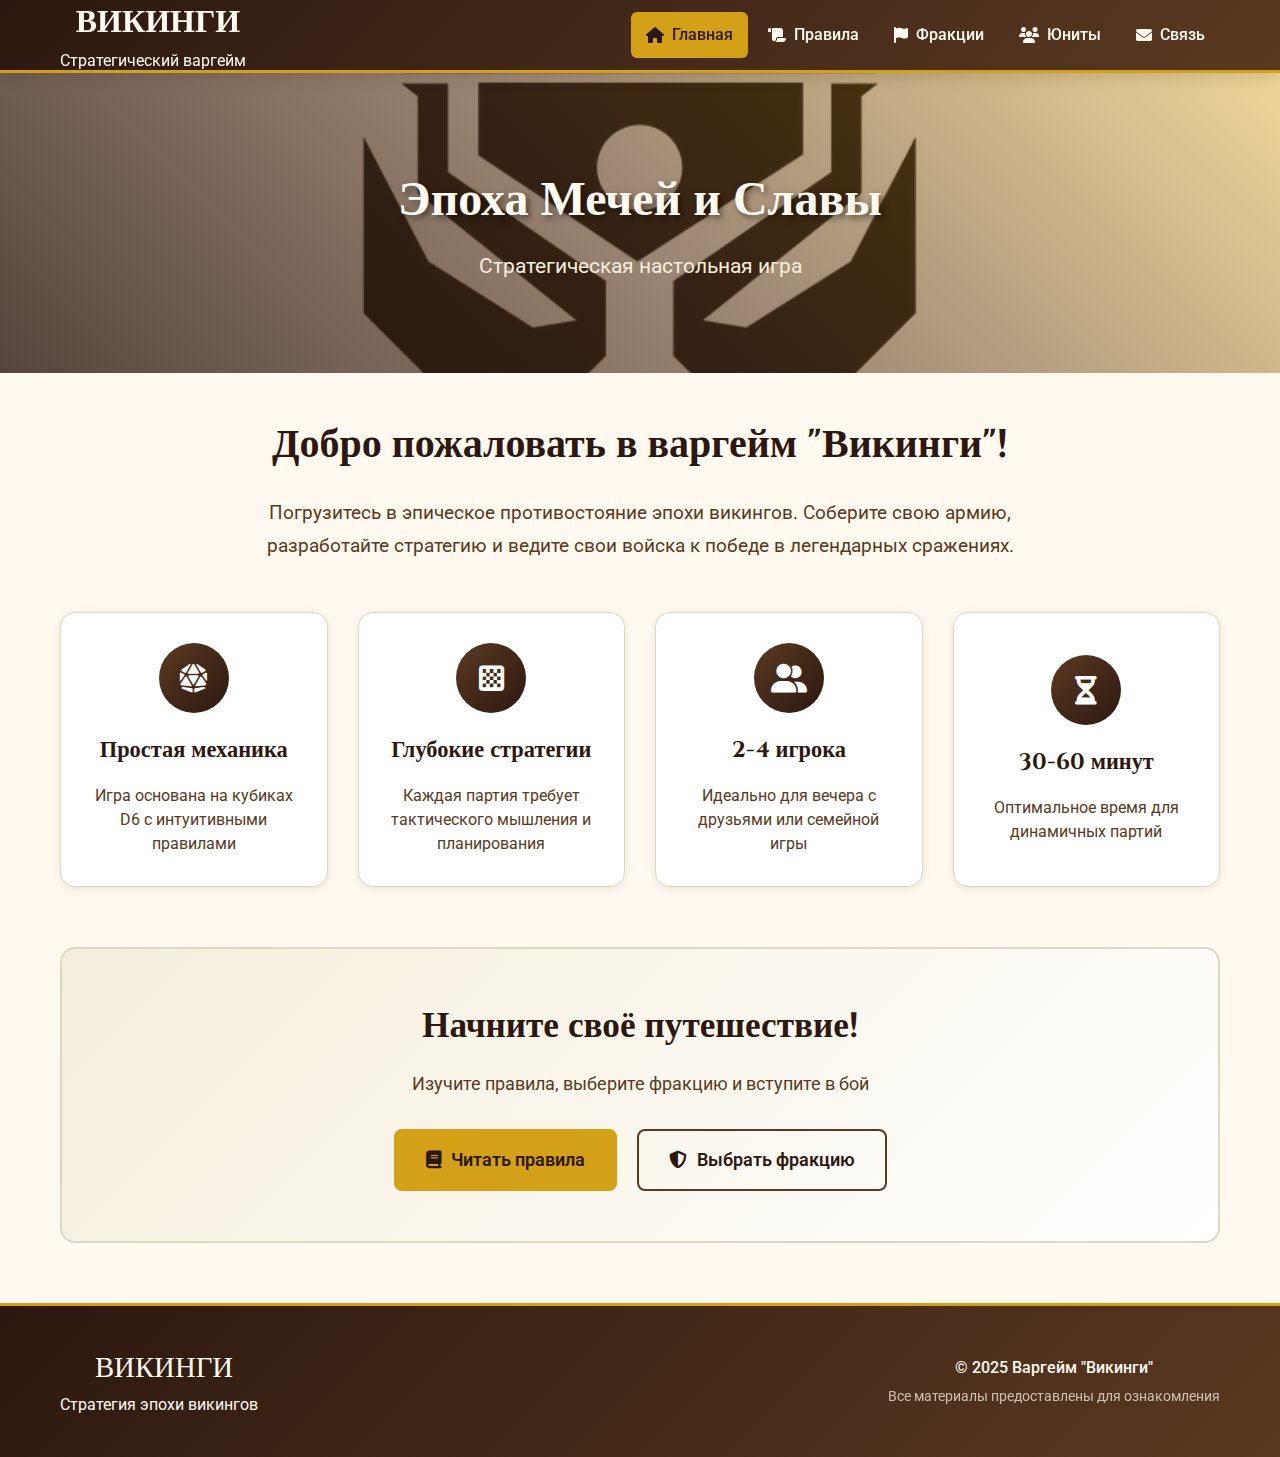
<file: index.html>
<!DOCTYPE html>
<html lang="ru">
<head>
    <meta charset="UTF-8">
    <meta name="viewport" content="width=device-width, initial-scale=1.0">
    <title>Викинги - Варгейм</title>
    <base href="https://viyar-888.github.io/vikings_game_ru/">
    <link rel="stylesheet" href="assets/css/main.css">
    <link rel="stylesheet" href="https://cdnjs.cloudflare.com/ajax/libs/font-awesome/6.4.0/css/all.min.css">
    <link href="https://fonts.googleapis.com/css2?family=Cinzel:wght@400;700;900&family=Roboto:wght@300;400;500&display=swap" rel="stylesheet">
</head>
<body>
    <!-- ХЕДЕР -->
    <header class="main-header">
        <div class="header-container">
            <div class="logo-section">
                <h1 class="logo">
                    <i class="fas fa-helmet-battle"></i>
                    <span>ВИКИНГИ</span>
                </h1>
                <p class="subtitle">Стратегический варгейм</p>
            </div>
            <nav class="header-nav">
                <a href="index.html" class="nav-link active">
                    <i class="fas fa-home"></i>
                    Главная
                </a>
                <a href="rules.html" class="nav-link">
                    <i class="fas fa-scroll"></i>
                    Правила
                </a>
                <a href="factions.html" class="nav-link">
                    <i class="fas fa-flag"></i>
                    Фракции
                </a>
                <a href="units.html" class="nav-link">
                    <i class="fas fa-users"></i>
                    Юниты
                </a>
                <a href="contact.html" class="nav-link">
                    <i class="fas fa-envelope"></i>
                    Связь
                </a>
            </nav>
        </div>
    </header>

    <!-- БАННЕР (под хедером) -->
    <div class="banner-container">
        <img src="assets/images/banner.png" alt="Эпоха викингов" class="banner-image">
        <div class="banner-overlay">
            <h2>Эпоха Мечей и Славы</h2>
            <p>Стратегическая настольная игра</p>
        </div>
    </div>

    <!-- ОСНОВНОЙ КОНТЕНТ -->
    <main class="container">
        <div class="welcome-section">
            <h1>Добро пожаловать в варгейм "Викинги"!</h1>
            <p class="intro-text">
                Погрузитесь в эпическое противостояние эпохи викингов. Соберите свою армию, 
                разработайте стратегию и ведите свои войска к победе в легендарных сражениях.
            </p>
        </div>

        <div class="features-grid">
            <div class="feature-card">
                <div class="feature-icon">
                    <i class="fas fa-dice-d20"></i>
                </div>
                <h3>Простая механика</h3>
                <p>Игра основана на кубиках D6 с интуитивными правилами</p>
            </div>
            
            <div class="feature-card">
                <div class="feature-icon">
                    <i class="fas fa-chess-board"></i>
                </div>
                <h3>Глубокие стратегии</h3>
                <p>Каждая партия требует тактического мышления и планирования</p>
            </div>
            
            <div class="feature-card">
                <div class="feature-icon">
                    <i class="fas fa-user-friends"></i>
                </div>
                <h3>2-4 игрока</h3>
                <p>Идеально для вечера с друзьями или семейной игры</p>
            </div>
            
            <div class="feature-card">
                <div class="feature-icon">
                    <i class="fas fa-hourglass-half"></i>
                </div>
                <h3>30-60 минут</h3>
                <p>Оптимальное время для динамичных партий</p>
            </div>
        </div>

        <div class="cta-section">
            <h2>Начните своё путешествие!</h2>
            <p>Изучите правила, выберите фракцию и вступите в бой</p>
            <div class="cta-buttons">
                <a href="rules.html" class="cta-button primary">
                    <i class="fas fa-book"></i>
                    Читать правила
                </a>
                <a href="factions.html" class="cta-button secondary">
                    <i class="fas fa-shield-alt"></i>
                    Выбрать фракцию
                </a>
            </div>
        </div>
    </main>

    <!-- ФУТЕР -->
    <footer class="main-footer">
        <div class="footer-content">
            <div class="footer-logo-section">
                <div class="footer-logo">
                    <i class="fas fa-helmet-battle"></i>
                    <span>ВИКИНГИ</span>
                </div>
                <p class="footer-tagline">Стратегия эпохи викингов</p>
            </div>
            
            <div class="footer-copyright">
                <p>© 2025 Варгейм "Викинги"</p>
                <p>Все материалы предоставлены для ознакомления</p>
            </div>
        </div>
    </footer>

    <script src="assets/js/main.js"></script>
</body>
</html>
</file>
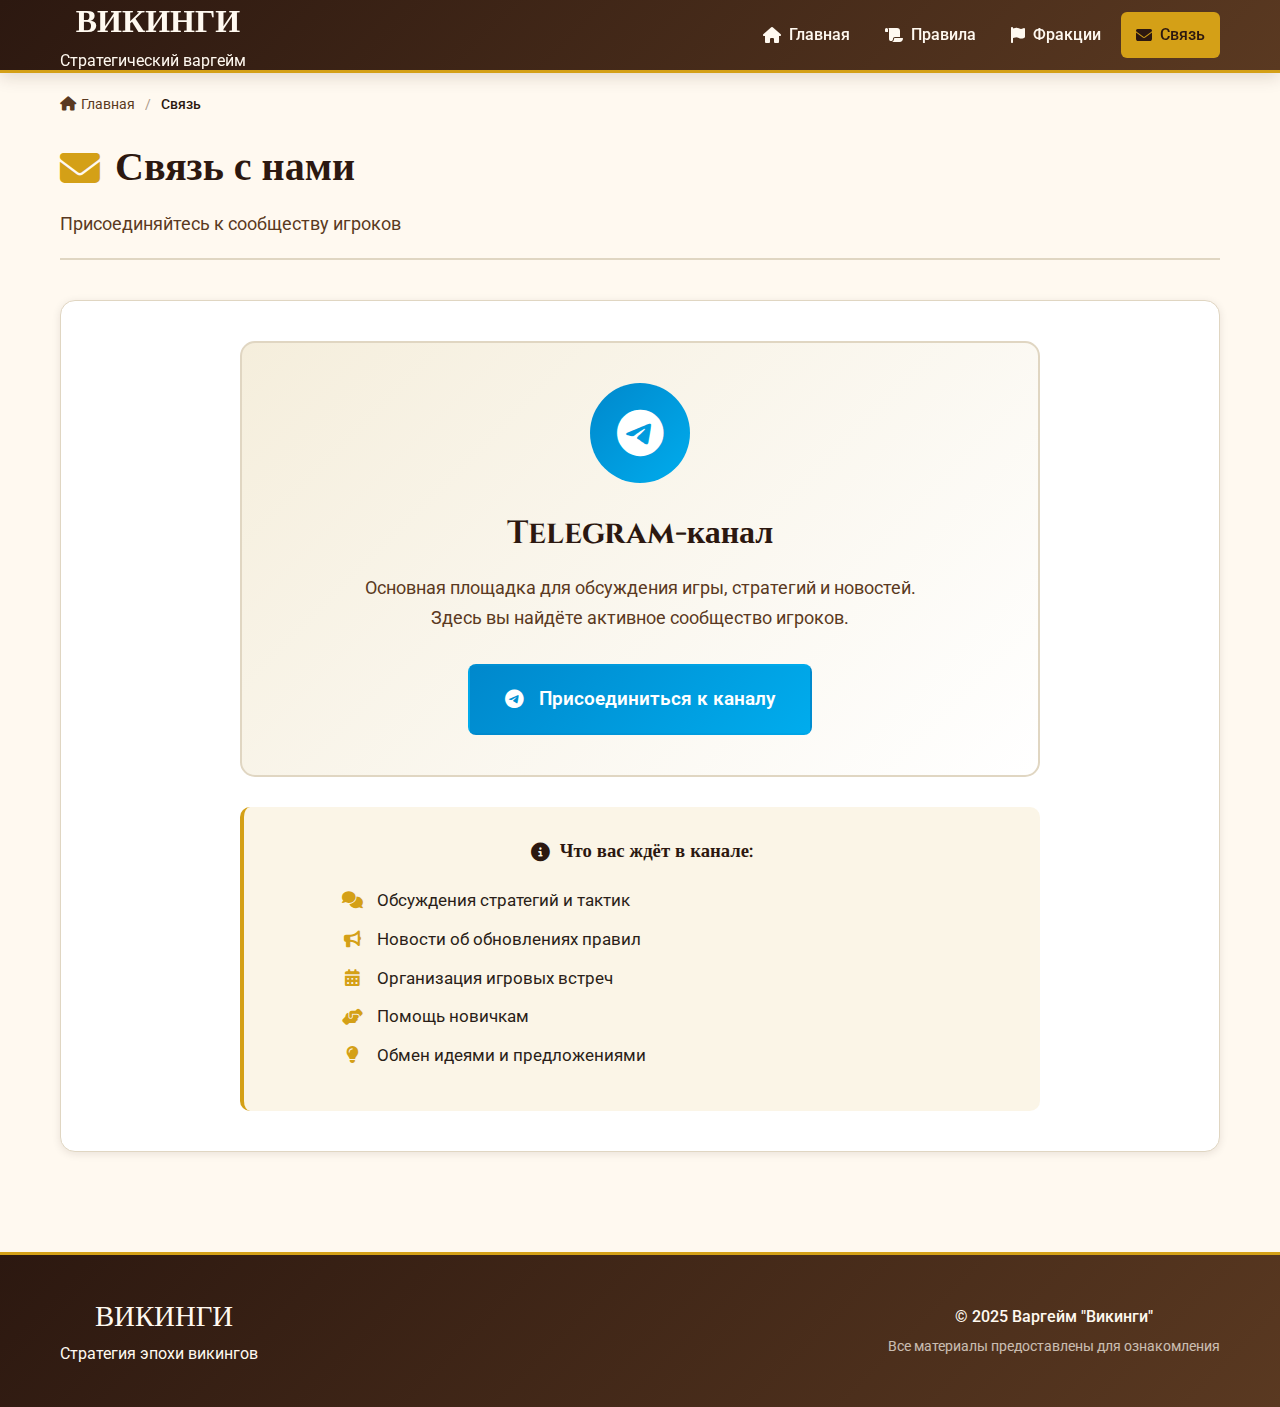
<file: contact.html>
<!DOCTYPE html>
<html lang="ru">
<head>
    <meta charset="UTF-8">
    <meta name="viewport" content="width=device-width, initial-scale=1.0">
    <title>Контакты - Викинги</title>
    <base href="https://viyar-888.github.io/vikings_game_ru/">
    <link rel="stylesheet" href="assets/css/main.css">
    <link rel="stylesheet" href="https://cdnjs.cloudflare.com/ajax/libs/font-awesome/6.4.0/css/all.min.css">
    <link href="https://fonts.googleapis.com/css2?family=Cinzel:wght@400;700;900&family=Roboto:wght@300;400;500&display=swap" rel="stylesheet">
</head>
<body>
    <header class="main-header">
        <div class="header-container">
            <div class="logo-section">
                <h1 class="logo">
                    <a href="index.html">
                        <i class="fas fa-helmet-battle"></i>
                        <span>ВИКИНГИ</span>
                    </a>
                </h1>
                <p class="subtitle">Стратегический варгейм</p>
            </div>
            <nav class="header-nav">
                <a href="index.html" class="nav-link">
                    <i class="fas fa-home"></i>
                    Главная
                </a>
                <a href="rules.html" class="nav-link">
                    <i class="fas fa-scroll"></i>
                    Правила
                </a>
                <a href="factions.html" class="nav-link">
                    <i class="fas fa-flag"></i>
                    Фракции
                </a>
                <a href="contact.html" class="nav-link active">
                    <i class="fas fa-envelope"></i>
                    Связь
                </a>
            </nav>
        </div>
    </header>

    <main class="container">
        <div class="page-header">
            <div class="breadcrumb">
                <a href="index.html"><i class="fas fa-home"></i> Главная</a>
                <span class="separator">/</span>
                <span class="current">Связь</span>
            </div>
            <h1><i class="fas fa-envelope"></i> Связь с нами</h1>
            <p class="page-description">Присоединяйтесь к сообществу игроков</p>
        </div>

        <div class="content-wrapper">
            <div class="contact-content">
                <div class="contact-card">
                    <div class="contact-icon">
                        <i class="fab fa-telegram"></i>
                    </div>
                    <h2>Telegram-канал</h2>
                    <p class="contact-description">
                        Основная площадка для обсуждения игры, стратегий и новостей.
                        Здесь вы найдёте активное сообщество игроков.
                    </p>
                    
                    <a href="https://t.me/wargaming24" class="telegram-button" target="_blank" rel="noopener">
                        <i class="fab fa-telegram-plane"></i>
                        Присоединиться к каналу
                    </a>
                </div>
                
                <div class="contact-info">
                    <h3><i class="fas fa-info-circle"></i> Что вас ждёт в канале:</h3>
                    <ul>
                        <li><i class="fas fa-comments"></i> Обсуждения стратегий и тактик</li>
                        <li><i class="fas fa-bullhorn"></i> Новости об обновлениях правил</li>
                        <li><i class="fas fa-calendar-alt"></i> Организация игровых встреч</li>
                        <li><i class="fas fa-hands-helping"></i> Помощь новичкам</li>
                        <li><i class="fas fa-lightbulb"></i> Обмен идеями и предложениями</li>
                    </ul>
                </div>
            </div>
        </div>
    </main>

    <footer class="main-footer">
        <div class="footer-content">
            <div class="footer-logo-section">
                <div class="footer-logo">
                    <i class="fas fa-helmet-battle"></i>
                    <span>ВИКИНГИ</span>
                </div>
                <p class="footer-tagline">Стратегия эпохи викингов</p>
            </div>
            
            <div class="footer-copyright">
                <p>© 2025 Варгейм "Викинги"</p>
                <p>Все материалы предоставлены для ознакомления</p>
            </div>
        </div>
    </footer>

    <script src="assets/js/main.js"></script>
</body>
</html>
</file>
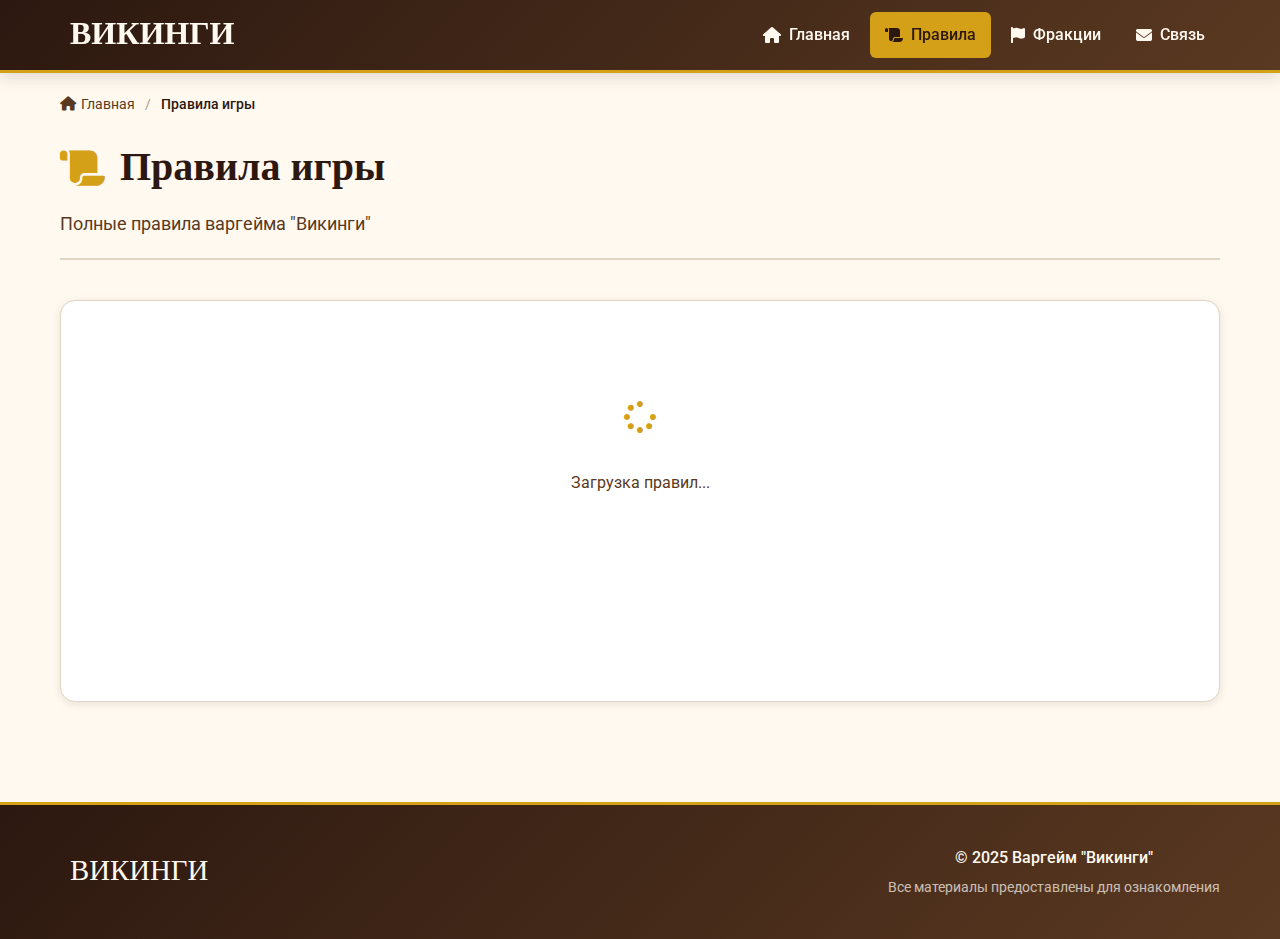
<file: rules.html>
<!DOCTYPE html>
<html lang="ru">
<head>
    <meta charset="UTF-8">
    <meta name="viewport" content="width=device-width, initial-scale=1.0">
    <title>Правила игры - Викинги</title>
    <base href="https://viyar-888.github.io/vikings_game_ru/">
    <link rel="stylesheet" href="assets/css/main.css">
    <link rel="stylesheet" href="https://cdnjs.cloudflare.com/ajax/libs/font-awesome/6.4.0/css/all.min.css">
    <link href="https://fonts.googleapis.com/css2?family=Cinzel:wght@400;700;900&family=Roboto:wght@300;400;500&display=swap" rel="stylesheet">
</head>
<body>
    <header class="main-header">
        <div class="header-container">
            <div class="logo-section">
                <h1 class="logo">
                    <a href="index.html">
                        <i class="fas fa-helmet-battle"></i>
                        <span>ВИКИНГИ</span>
                    </a>
                </h1>
            </div>
            <nav class="header-nav">
                <a href="index.html" class="nav-link">
                    <i class="fas fa-home"></i>
                    Главная
                </a>
                <a href="rules.html" class="nav-link active">
                    <i class="fas fa-scroll"></i>
                    Правила
                </a>
                <a href="factions.html" class="nav-link">
                    <i class="fas fa-flag"></i>
                    Фракции
                </a>
                <a href="contact.html" class="nav-link">
                    <i class="fas fa-envelope"></i>
                    Связь
                </a>
            </nav>
        </div>
    </header>

    <main class="container">
        <div class="page-header">
            <div class="breadcrumb">
                <a href="index.html"><i class="fas fa-home"></i> Главная</a>
                <span class="separator">/</span>
                <span class="current">Правила игры</span>
            </div>
            <h1><i class="fas fa-scroll"></i> Правила игры</h1>
            <p class="page-description">Полные правила варгейма "Викинги"</p>
        </div>

        <div class="content-wrapper">
            <div class="markdown-content" id="markdown-content">
                <!-- Markdown будет загружен сюда -->
                <div class="loading">
                    <i class="fas fa-spinner fa-spin"></i>
                    <p>Загрузка правил...</p>
                </div>
            </div>
        </div>
    </main>

    <footer class="main-footer">
        <div class="footer-content">
            <div class="footer-logo-section">
                <div class="footer-logo">
                    <i class="fas fa-helmet-battle"></i>
                    <span>ВИКИНГИ</span>
                </div>
            </div>
            
            <div class="footer-copyright">
                <p>© 2025 Варгейм "Викинги"</p>
                <p>Все материалы предоставлены для ознакомления</p>
            </div>
        </div>
    </footer>

    <script src="assets/js/main.js"></script>
    <script>
        // Загружаем правила при загрузке страницы
        document.addEventListener('DOMContentLoaded', function() {
            loadMarkdownFile('md-rules/basic.md');
        });
    </script>
</body>
</html>
</file>
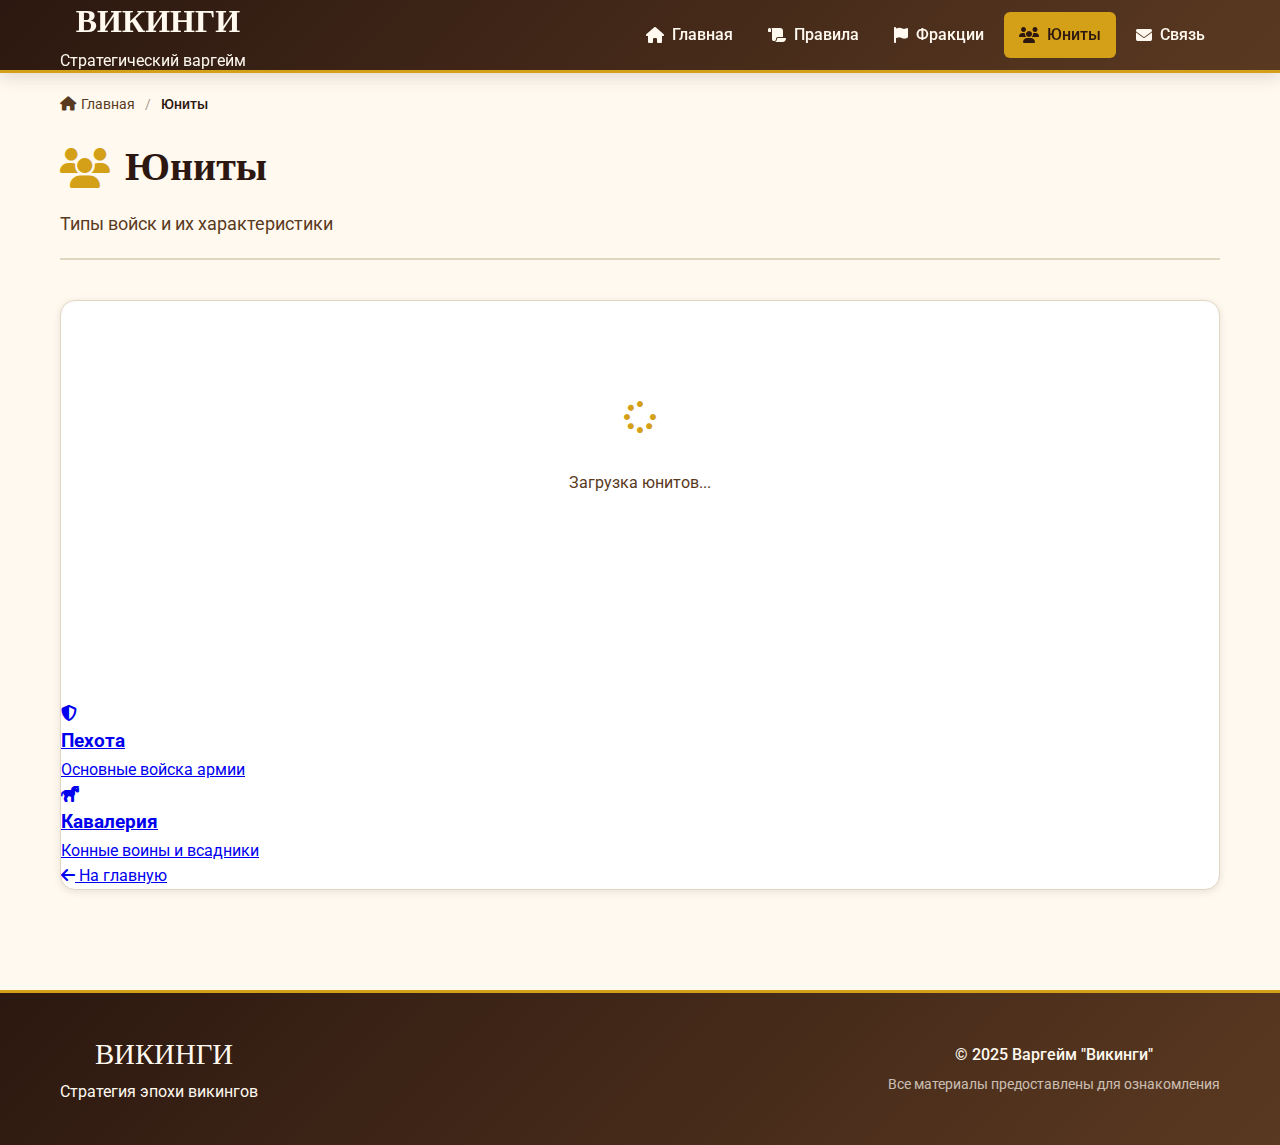
<file: units.html>
<!DOCTYPE html>
<html lang="ru">
<head>
    <meta charset="UTF-8">
    <meta name="viewport" content="width=device-width, initial-scale=1.0">
    <title>Юниты - Викинги</title>
    <base href="https://viyar-888.github.io/vikings_game_ru/">
    <link rel="stylesheet" href="assets/css/main.css">
    <link rel="stylesheet" href="https://cdnjs.cloudflare.com/ajax/libs/font-awesome/6.4.0/css/all.min.css">
    <link href="https://fonts.googleapis.com/css2?family=Cinzel:wght@400;700;900&family=Roboto:wght@300;400;500&display=swap" rel="stylesheet">
</head>
<body>
    <header class="main-header">
        <div class="header-container">
            <div class="logo-section">
                <h1 class="logo">
                    <a href="index.html">
                        <i class="fas fa-helmet-battle"></i>
                        <span>ВИКИНГИ</span>
                    </a>
                </h1>
                <p class="subtitle">Стратегический варгейм</p>
            </div>
            <nav class="header-nav">
                <a href="index.html" class="nav-link">
                    <i class="fas fa-home"></i>
                    Главная
                </a>
                <a href="rules.html" class="nav-link">
                    <i class="fas fa-scroll"></i>
                    Правила
                </a>
                <a href="factions.html" class="nav-link">
                    <i class="fas fa-flag"></i>
                    Фракции
                </a>
                <a href="units.html" class="nav-link active">
                    <i class="fas fa-users"></i>
                    Юниты
                </a>
                <a href="contact.html" class="nav-link">
                    <i class="fas fa-envelope"></i>
                    Связь
                </a>
            </nav>
        </div>
    </header>

    <main class="container">
        <div class="page-header">
            <div class="breadcrumb">
                <a href="index.html"><i class="fas fa-home"></i> Главная</a>
                <span class="separator">/</span>
                <span class="current">Юниты</span>
            </div>
            <h1><i class="fas fa-users"></i> Юниты</h1>
            <p class="page-description">Типы войск и их характеристики</p>
        </div>

        <div class="content-wrapper">
            <div class="markdown-content" id="markdown-content">
                <!-- Markdown будет загружен сюда -->
                <div class="loading">
                    <i class="fas fa-spinner fa-spin"></i>
                    <p>Загрузка юнитов...</p>
                </div>
            </div>

            <div class="units-grid">
                <a href="#" onclick="loadMarkdownFile('md-rules/infantry.md'); return false;" class="unit-card">
                    <div class="unit-icon">
                        <i class="fas fa-shield-alt"></i>
                    </div>
                    <h3>Пехота</h3>
                    <p>Основные войска армии</p>
                </a>
                
                <a href="#" onclick="loadMarkdownFile('md-rules/cavalry.md'); return false;" class="unit-card">
                    <div class="unit-icon">
                        <i class="fas fa-horse"></i>
                    </div>
                    <h3>Кавалерия</h3>
                    <p>Конные воины и всадники</p>
                </a>
            </div>

            <div class="content-actions">
                <a href="index.html" class="back-button">
                    <i class="fas fa-arrow-left"></i>
                    На главную
                </a>
            </div>
        </div>
    </main>

    <footer class="main-footer">
        <div class="footer-content">
            <div class="footer-logo-section">
                <div class="footer-logo">
                    <i class="fas fa-helmet-battle"></i>
                    <span>ВИКИНГИ</span>
                </div>
                <p class="footer-tagline">Стратегия эпохи викингов</p>
            </div>
            
            <div class="footer-copyright">
                <p>© 2025 Варгейм "Викинги"</p>
                <p>Все материалы предоставлены для ознакомления</p>
            </div>
        </div>
    </footer>

    <script src="assets/js/main.js"></script>
    <script>
        // Загружаем первую категорию юнитов при загрузке страницы
        document.addEventListener('DOMContentLoaded', function() {
            loadMarkdownFile('md-rules/infantry.md');
        });
    </script>
</body>
</html>
</file>
<file: assets/css/main.css>
/* ===== СБРОС И БАЗОВЫЕ СТИЛИ ===== */
* {
    margin: 0;
    padding: 0;
    box-sizing: border-box;
}

:root {
    /* ЦВЕТА В СТИЛЕ ВИКИНГОВ */
    --primary-dark: #2C1810;
    --primary-brown: #5A3921;
    --primary-gold: #D4A017;
    --secondary-beige: #D4C4A8;
    --secondary-cream: #F5EEDC;
    --accent-red: #8B0000;
    --accent-blue: #1E3A5F;
    --light-bg: #FFF9F0;
    --dark-text: #2A1E18;
    --light-text: #FFF9F0;
    --border-color: #E0D6C2;
    --table-header-bg: #8B7355; /* Новый цвет для заголовков таблиц */
    
    /* ШРИФТЫ */
    --font-heading: 'Cinzel', Georgia, serif;
    --font-body: 'Roboto', Arial, sans-serif;
    --font-code: 'Courier New', monospace;
    
    /* ТЕНИ */
    --shadow-sm: 0 2px 8px rgba(44, 24, 16, 0.1);
    --shadow-md: 0 4px 16px rgba(44, 24, 16, 0.15);
    --shadow-lg: 0 8px 30px rgba(44, 24, 16, 0.2);
    
    /* РАЗМЕРЫ */
    --header-height: 70px;
    --container-width: 1200px;
    --border-radius: 10px;
    --border-radius-lg: 15px;
}

/* ===== БАЗОВЫЕ НАСТРОЙКИ ===== */
html {
    scroll-behavior: smooth;
}

body {
    font-family: var(--font-body);
    font-size: 16px;
    line-height: 1.6;
    color: var(--dark-text);
    background-color: var(--light-bg);
    min-height: 100vh;
    display: flex;
    flex-direction: column;
}

/* ===== КАСТОМНЫЙ СКРОЛЛБАР ===== */
::-webkit-scrollbar {
    width: 12px;
    height: 12px;
}

::-webkit-scrollbar-track {
    background: var(--secondary-cream);
    border-radius: 6px;
}

::-webkit-scrollbar-thumb {
    background: linear-gradient(135deg, var(--primary-brown), var(--primary-dark));
    border-radius: 6px;
    border: 2px solid var(--secondary-cream);
}

::-webkit-scrollbar-thumb:hover {
    background: linear-gradient(135deg, var(--primary-gold), var(--accent-red));
}

/* Firefox */
* {
    scrollbar-width: thin;
    scrollbar-color: var(--primary-brown) var(--secondary-cream);
}

/* ===== ХЕДЕР ===== */
.main-header {
    background: linear-gradient(135deg, var(--primary-dark), var(--primary-brown));
    color: var(--light-text);
    position: sticky;
    top: 0;
    z-index: 1000;
    box-shadow: var(--shadow-md);
    border-bottom: 3px solid var(--primary-gold);
    width: 100%;
    overflow: hidden;
}

.header-container {
    max-width: var(--container-width);
    margin: 0 auto;
    padding: 0 20px;
    height: var(--header-height);
    display: flex;
    justify-content: space-between;
    align-items: center;
    width: 100%;
}

.logo-section {
    display: flex;
    flex-direction: column;
    align-items: center;
    justify-content: center;
    text-align: center;
}

.logo {
    font-family: var(--font-heading);
    font-size: 2rem;
    font-weight: 900;
    display: flex;
    align-items: center;
    gap: 10px;
    color: var(--light-text);
    text-decoration: none;
    justify-content: center;
    width: 100%;
}

.logo a {
    color: inherit;
    text-decoration: none;
    display: flex;
    align-items: center;
    gap: 10px;
    justify-content: center;
}

.logo i {
    color: var(--primary-gold);
}

.header-nav {
    display: flex;
    gap: 5px;
    flex-wrap: nowrap;
}

.nav-link {
    color: var(--light-text);
    text-decoration: none;
    padding: 10px 15px;
    border-radius: 6px;
    font-weight: 500;
    display: flex;
    align-items: center;
    gap: 8px;
    transition: all 0.3s ease;
    white-space: nowrap;
}

.nav-link:hover {
    background: rgba(212, 160, 23, 0.2);
    color: var(--primary-gold);
}

.nav-link.active {
    background: var(--primary-gold);
    color: var(--primary-dark);
}

/* ===== БАННЕР ===== */
.banner-container {
    width: 100%;
    height: 300px;
    position: relative;
    overflow: hidden;
    margin-bottom: 40px;
}

.banner-image {
    width: 100%;
    height: 100%;
    object-fit: cover;
    object-position: center;
    filter: brightness(0.7) contrast(1.1);
}

.banner-overlay {
    position: absolute;
    top: 0;
    left: 0;
    right: 0;
    bottom: 0;
    background: linear-gradient(45deg, 
        rgba(44, 24, 16, 0.8) 0%,
        rgba(90, 57, 33, 0.6) 50%,
        rgba(212, 160, 23, 0.4) 100%);
    display: flex;
    flex-direction: column;
    justify-content: center;
    align-items: center;
    text-align: center;
    padding: 20px;
}

.banner-overlay h2 {
    font-family: var(--font-heading);
    font-size: 3rem;
    font-weight: 900;
    color: var(--light-text);
    text-shadow: 3px 3px 6px rgba(0, 0, 0, 0.5);
    margin-bottom: 10px;
}

.banner-overlay p {
    font-size: 1.3rem;
    color: var(--secondary-cream);
    max-width: 600px;
}

/* ===== ОСНОВНОЙ КОНТЕЙНЕР ===== */
.container {
    max-width: var(--container-width);
    margin: 0 auto 60px;
    padding: 0 20px;
    flex: 1;
    width: 100%;
    overflow-x: hidden;
}

/* ===== ГЛАВНАЯ СТРАНИЦА ===== */
.welcome-section {
    text-align: center;
    margin-bottom: 50px;
    padding: 0 20px;
}

.welcome-section h1 {
    font-family: var(--font-heading);
    font-size: 2.5rem;
    color: var(--primary-dark);
    margin-bottom: 20px;
}

.intro-text {
    font-size: 1.2rem;
    color: var(--primary-brown);
    max-width: 800px;
    margin: 0 auto;
    line-height: 1.7;
}

.features-grid {
    display: grid;
    grid-template-columns: repeat(4, 1fr);
    gap: 30px;
    margin-bottom: 60px;
}

.feature-card {
    background: white;
    border-radius: var(--border-radius-lg);
    padding: 30px;
    text-align: center;
    box-shadow: var(--shadow-sm);
    border: 1px solid var(--border-color);
    transition: all 0.3s ease;
    display: flex;
    flex-direction: column;
    align-items: center;
    justify-content: center;
    height: 100%;
}

.feature-card:hover {
    transform: translateY(-5px);
    box-shadow: var(--shadow-lg);
    border-color: var(--primary-gold);
}

.feature-icon {
    width: 70px;
    height: 70px;
    background: linear-gradient(135deg, var(--primary-brown), var(--primary-dark));
    border-radius: 50%;
    display: flex;
    align-items: center;
    justify-content: center;
    margin: 0 auto 20px;
    color: white;
    font-size: 1.8rem;
}

.feature-card h3 {
    font-family: var(--font-heading);
    font-size: 1.4rem;
    color: var(--primary-dark);
    margin-bottom: 15px;
}

.feature-card p {
    color: var(--primary-brown);
    line-height: 1.5;
    text-align: center;
}

.cta-section {
    text-align: center;
    padding: 50px;
    background: linear-gradient(135deg, var(--secondary-cream), white);
    border-radius: var(--border-radius-lg);
    border: 2px solid var(--border-color);
    margin-top: 40px;
}

.cta-section h2 {
    font-family: var(--font-heading);
    font-size: 2.2rem;
    color: var(--primary-dark);
    margin-bottom: 15px;
}

.cta-section p {
    font-size: 1.1rem;
    color: var(--primary-brown);
    margin-bottom: 30px;
}

.cta-buttons {
    display: flex;
    gap: 20px;
    justify-content: center;
    flex-wrap: wrap;
}

.cta-button {
    display: inline-flex;
    align-items: center;
    gap: 10px;
    padding: 15px 30px;
    border-radius: 8px;
    text-decoration: none;
    font-weight: 600;
    font-size: 1.1rem;
    transition: all 0.3s ease;
    border: 2px solid transparent;
}

.cta-button.primary {
    background: var(--primary-gold);
    color: var(--primary-dark);
}

.cta-button.primary:hover {
    background: var(--primary-dark);
    color: var(--primary-gold);
    transform: translateY(-3px);
}

.cta-button.secondary {
    background: transparent;
    color: var(--primary-dark);
    border-color: var(--primary-brown);
}

.cta-button.secondary:hover {
    background: var(--primary-brown);
    color: white;
    transform: translateY(-3px);
}

/* ===== ВНУТРЕННИЕ СТРАНИЦЫ ===== */
.page-header {
    margin-bottom: 40px;
    padding: 20px 0;
    border-bottom: 2px solid var(--border-color);
    width: 100%;
}

.breadcrumb {
    display: flex;
    align-items: center;
    gap: 10px;
    margin-bottom: 20px;
    font-size: 0.9rem;
    color: var(--primary-brown);
}

.breadcrumb a {
    color: var(--primary-brown);
    text-decoration: none;
    display: flex;
    align-items: center;
    gap: 5px;
}

.breadcrumb a:hover {
    color: var(--primary-gold);
}

.breadcrumb .separator {
    opacity: 0.5;
}

.breadcrumb .current {
    color: var(--primary-dark);
    font-weight: 500;
}

.page-header h1 {
    font-family: var(--font-heading);
    font-size: 2.5rem;
    color: var(--primary-dark);
    margin-bottom: 10px;
    display: flex;
    align-items: center;
    gap: 15px;
}

.page-header h1 i {
    color: var(--primary-gold);
}

.page-description {
    font-size: 1.1rem;
    color: var(--primary-brown);
}

.content-wrapper {
    background: white;
    border-radius: var(--border-radius-lg);
    box-shadow: var(--shadow-sm);
    border: 1px solid var(--border-color);
    overflow: hidden;
    margin-bottom: 40px;
    width: 100%;
}

/* ===== MARKDOWN КОНТЕНТ ===== */
.markdown-content {
    padding: 40px;
    min-height: 400px;
    width: 100%;
    overflow-x: auto;
}

.markdown-content .loading {
    text-align: center;
    padding: 60px;
    color: var(--primary-brown);
}

.markdown-content .loading i {
    font-size: 2rem;
    margin-bottom: 20px;
    color: var(--primary-gold);
}

/* Улучшенный GitHub-стиль для Markdown */
.markdown-content h1,
.markdown-content h2,
.markdown-content h3,
.markdown-content h4,
.markdown-content h5,
.markdown-content h6 {
    font-family: var(--font-heading);
    color: var(--primary-dark);
    margin: 1.5em 0 0.8em 0;
    padding-bottom: 0.3em;
    border-bottom: 1px solid var(--border-color);
    font-weight: 600;
    line-height: 1.25;
}

.markdown-content h1 {
    font-size: 2em;
    border-bottom: 3px solid var(--primary-gold);
}

.markdown-content h2 {
    font-size: 1.5em;
}

.markdown-content h3 {
    font-size: 1.25em;
}

.markdown-content p {
    margin: 1em 0;
    line-height: 1.7;
}

.markdown-content strong {
    font-weight: 600;
    color: var(--primary-dark);
}

.markdown-content em {
    font-style: italic;
    color: var(--primary-brown);
}

.markdown-content ul,
.markdown-content ol {
    margin: 1em 0 1em 2em;
    padding-left: 0;
}

.markdown-content li {
    margin: 0.5em 0;
    line-height: 1.7;
    position: relative;
}

.markdown-content ul > li {
    list-style-type: none;
    padding-left: 1.5em;
}

.markdown-content ul > li:before {
    content: "•";
    color: var(--primary-gold);
    font-weight: bold;
    position: absolute;
    left: 0;
}

.markdown-content ol > li {
    list-style-type: decimal;
    margin-left: 1.5em;
}

.markdown-content li > ul,
.markdown-content li > ol {
    margin: 0.5em 0 0.5em 1.5em;
}

.markdown-content blockquote {
    margin: 1.5em 0;
    padding: 1em 1.5em;
    background: var(--secondary-cream);
    border-left: 4px solid var(--primary-gold);
    border-radius: 0 var(--border-radius) var(--border-radius) 0;
    font-style: italic;
    color: var(--primary-brown);
}

.markdown-content blockquote p {
    margin: 0;
}

.markdown-content code {
    font-family: var(--font-code);
    background: var(--secondary-cream);
    padding: 0.2em 0.4em;
    border-radius: 4px;
    font-size: 0.9em;
    color: var(--accent-red);
}

.markdown-content pre {
    margin: 1.5em 0;
    padding: 1em;
    background: var(--primary-dark);
    border-radius: var(--border-radius);
    overflow-x: auto;
}

.markdown-content pre code {
    background: transparent;
    color: var(--light-text);
    padding: 0;
    font-size: 0.9em;
    line-height: 1.5;
    display: block;
}

/* ===== ИСПРАВЛЕННЫЕ ТАБЛИЦЫ ===== */
.markdown-content table {
    width: 100%;
    margin: 1.5em 0;
    border-collapse: collapse;
    border-spacing: 0;
    background: white;
    border: 1px solid var(--border-color);
    border-radius: var(--border-radius);
    overflow: hidden;
    box-shadow: var(--shadow-sm);
    display: table !important;
    table-layout: auto;
}

.markdown-content table thead {
    background: var(--table-header-bg);
}

.markdown-content table th {
    color: white !important;
    background: var(--table-header-bg);
    font-weight: 600;
    text-align: left;
    padding: 15px;
    border-bottom: 2px solid var(--primary-gold);
    border-right: 1px solid rgba(255, 255, 255, 0.15);
    font-family: var(--font-heading);
    vertical-align: top;
}

.markdown-content table th:last-child {
    border-right: none;
}

.markdown-content table td {
    padding: 12px 15px;
    border-bottom: 1px solid var(--border-color);
    border-right: 1px solid var(--border-color);
    vertical-align: top;
    color: var(--dark-text);
}

.markdown-content table td:last-child {
    border-right: none;
}

.markdown-content table tr:last-child td {
    border-bottom: none;
}

.markdown-content table tr:hover {
    background: var(--secondary-cream);
}

.markdown-content table tr:nth-child(even) {
    background: rgba(212, 196, 168, 0.1);
}

.markdown-content table tr:nth-child(even):hover {
    background: rgba(212, 196, 168, 0.2);
}

.markdown-content img {
    max-width: 100%;
    height: auto;
    border-radius: var(--border-radius);
    margin: 1.5em 0;
    box-shadow: var(--shadow-sm);
    border: 1px solid var(--border-color);
    display: block;
}

.markdown-content a {
    color: var(--accent-red);
    text-decoration: none;
    border-bottom: 1px solid transparent;
    transition: all 0.2s ease;
}

.markdown-content a:hover {
    color: var(--primary-dark);
    border-bottom-color: var(--primary-gold);
}

.markdown-content hr {
    height: 2px;
    background: var(--border-color);
    border: none;
    margin: 2em 0;
}

/* ===== СЕТКА ДЛЯ ФРАКЦИЙ ===== */
.factions-grid {
    display: grid;
    grid-template-columns: repeat(auto-fill, minmax(300px, 1fr));
    gap: 20px;
    margin: 40px;
    padding: 20px;
}

.faction-card {
    background: white;
    border: 2px solid var(--border-color);
    border-radius: var(--border-radius);
    padding: 25px;
    text-align: center;
    text-decoration: none;
    color: var(--dark-text);
    transition: all 0.3s ease;
    cursor: pointer;
    display: flex;
    flex-direction: column;
    align-items: center;
    justify-content: center;
    min-height: 200px;
}

.faction-card:hover {
    transform: translateY(-5px);
    box-shadow: var(--shadow-md);
    border-color: var(--primary-gold);
    background: var(--secondary-cream);
}

.faction-icon {
    width: 70px;
    height: 70px;
    background: linear-gradient(135deg, var(--primary-brown), var(--primary-dark));
    border-radius: 50%;
    display: flex;
    align-items: center;
    justify-content: center;
    margin: 0 auto 15px;
    color: white;
    font-size: 1.8rem;
}

.faction-card h3 {
    font-family: var(--font-heading);
    font-size: 1.3rem;
    color: var(--primary-dark);
    margin-bottom: 10px;
    text-align: center;
    line-height: 1.3;
}

.faction-card p {
    color: var(--primary-brown);
    font-size: 0.95rem;
    text-align: center;
}

/* ===== КОНТАКТЫ ===== */
.contact-content {
    padding: 40px;
    width: 100%;
}

.contact-card {
    text-align: center;
    padding: 40px;
    background: linear-gradient(135deg, var(--secondary-cream), white);
    border-radius: var(--border-radius-lg);
    border: 2px solid var(--border-color);
    margin-bottom: 30px;
    max-width: 800px;
    margin-left: auto;
    margin-right: auto;
}

.contact-icon {
    width: 100px;
    height: 100px;
    background: linear-gradient(135deg, #0088cc, #00aced);
    border-radius: 50%;
    display: flex;
    align-items: center;
    justify-content: center;
    margin: 0 auto 25px;
    color: white;
    font-size: 3rem;
}

.contact-card h2 {
    font-family: var(--font-heading);
    font-size: 2rem;
    color: var(--primary-dark);
    margin-bottom: 15px;
}

.contact-description {
    font-size: 1.1rem;
    color: var(--primary-brown);
    line-height: 1.7;
    max-width: 600px;
    margin: 0 auto 30px;
}

.telegram-button {
    display: inline-flex;
    align-items: center;
    gap: 15px;
    background: linear-gradient(135deg, #0088cc, #00aced);
    color: white;
    padding: 18px 35px;
    border-radius: 8px;
    text-decoration: none;
    font-weight: 600;
    font-size: 1.2rem;
    transition: all 0.3s ease;
    border: 2px solid transparent;
}

.telegram-button:hover {
    background: linear-gradient(135deg, #0077b5, #0099d4);
    transform: translateY(-3px);
    box-shadow: var(--shadow-md);
}

.contact-info {
    padding: 30px;
    background: rgba(212, 160, 23, 0.1);
    border-radius: var(--border-radius);
    border-left: 4px solid var(--primary-gold);
    max-width: 800px;
    margin-left: auto;
    margin-right: auto;
}

.contact-info h3 {
    font-family: var(--font-heading);
    color: var(--primary-dark);
    margin-bottom: 20px;
    display: flex;
    align-items: center;
    gap: 10px;
    justify-content: center;
}

.contact-info ul {
    list-style: none;
    padding: 0;
    max-width: 600px;
    margin: 0 auto;
}

.contact-info li {
    margin: 12px 0;
    display: flex;
    align-items: center;
    gap: 15px;
    font-size: 1.05rem;
    justify-content: flex-start;
}

.contact-info li i {
    color: var(--primary-gold);
    width: 20px;
    text-align: center;
}

/* ===== ФУТЕР ===== */
.main-footer {
    background: linear-gradient(135deg, var(--primary-dark), var(--primary-brown));
    color: var(--light-text);
    margin-top: auto;
    border-top: 3px solid var(--primary-gold);
    width: 100%;
    overflow: hidden;
}

.footer-content {
    max-width: var(--container-width);
    margin: 0 auto;
    padding: 40px 20px;
    display: flex;
    justify-content: space-between;
    align-items: center;
    width: 100%;
}

.footer-logo-section {
    display: flex;
    flex-direction: column;
    align-items: center;
    justify-content: center;
    text-align: center;
}

.footer-logo {
    display: flex;
    align-items: center;
    gap: 10px;
    font-family: var(--font-heading);
    font-size: 1.8rem;
    color: var(--light-text);
    justify-content: center;
    width: 100%;
}

.footer-logo i {
    color: var(--primary-gold);
}

.footer-copyright {
    text-align: center;
}

.footer-copyright p:first-child {
    font-weight: 500;
    margin-bottom: 5px;
}

.footer-copyright p:last-child {
    font-size: 0.9rem;
    opacity: 0.7;
}

/* ===== АДАПТИВНОСТЬ ===== */
@media (max-width: 1200px) {
    .features-grid {
        grid-template-columns: repeat(2, 1fr);
    }
    
    .factions-grid {
        grid-template-columns: repeat(3, 1fr);
    }
}

@media (max-width: 1024px) {
    .banner-container {
        height: 250px;
    }
    
    .banner-overlay h2 {
        font-size: 2.5rem;
    }
    
    .welcome-section h1 {
        font-size: 2.2rem;
    }
    
    .factions-grid {
        grid-template-columns: repeat(2, 1fr);
    }
}

@media (max-width: 768px) {
    :root {
        --header-height: auto;
    }
    
    .main-header {
        padding: 0;
    }
    
    .header-container {
        flex-direction: column;
        padding: 15px;
        height: auto;
        align-items: center;
        width: 100%;
    }
    
    .logo-section {
        margin-bottom: 15px;
        width: 100%;
    }
    
    .logo {
        justify-content: center;
        font-size: 1.8rem;
    }
    
    .header-nav {
        width: 100%;
        justify-content: center;
        flex-wrap: wrap;
        gap: 10px;
        padding: 0;
    }
    
    .nav-link {
        padding: 10px;
        font-size: 0.9rem;
        flex: 1;
        min-width: 120px;
        justify-content: center;
    }
    
    .banner-container {
        height: 200px;
        margin-bottom: 30px;
    }
    
    .banner-overlay h2 {
        font-size: 2rem;
    }
    
    .banner-overlay p {
        font-size: 1.1rem;
    }
    
    .container {
        padding: 0 15px;
        margin: 0 auto 40px;
        width: 100%;
        overflow-x: hidden;
    }
    
    .welcome-section {
        padding: 0 15px;
    }
    
    .welcome-section h1 {
        font-size: 1.8rem;
    }
    
    .intro-text {
        font-size: 1.1rem;
    }
    
    .features-grid {
        grid-template-columns: 1fr;
        gap: 20px;
        padding: 0 15px;
    }
    
    .feature-card {
        padding: 25px;
    }
    
    .cta-section {
        padding: 30px 20px;
        margin: 30px 15px 0;
    }
    
    .cta-section h2 {
        font-size: 1.8rem;
    }
    
    .cta-buttons {
        flex-direction: column;
        align-items: center;
        gap: 15px;
    }
    
    .cta-button {
        width: 100%;
        max-width: 300px;
        justify-content: center;
        padding: 15px;
    }
    
    .page-header {
        padding: 15px 0;
    }
    
    .page-header h1 {
        font-size: 2rem;
        text-align: center;
        justify-content: center;
    }
    
    .page-description {
        text-align: center;
    }
    
    .markdown-content {
        padding: 25px;
        width: 100%;
        box-sizing: border-box;
    }
    
    .factions-grid {
        grid-template-columns: 1fr;
        margin: 20px 15px;
        padding: 15px;
        gap: 15px;
    }
    
    .faction-card {
        padding: 20px;
        min-height: 180px;
    }
    
    .faction-card h3 {
        font-size: 1.2rem;
    }
    
    .contact-content {
        padding: 25px 15px;
        width: 100%;
        box-sizing: border-box;
    }
    
    .contact-card {
        padding: 30px 20px;
        margin: 0 0 25px 0;
        width: 100%;
    }
    
    .contact-icon {
        width: 80px;
        height: 80px;
        font-size: 2.5rem;
        margin-bottom: 20px;
    }
    
    .contact-card h2 {
        font-size: 1.8rem;
    }
    
    .telegram-button {
        width: 100%;
        justify-content: center;
        padding: 15px;
        font-size: 1.1rem;
    }
    
    .contact-info {
        padding: 25px 20px;
        width: 100%;
    }
    
    .contact-info li {
        font-size: 1rem;
    }
    
    .footer-content {
        flex-direction: column;
        text-align: center;
        gap: 30px;
        padding: 30px 15px;
        width: 100%;
    }
    
    .footer-logo {
        font-size: 1.6rem;
        justify-content: center;
        margin-bottom: 10px;
    }
    
    .footer-copyright {
        text-align: center;
        width: 100%;
    }
}

@media (max-width: 480px) {
    .banner-container {
        height: 150px;
    }
    
    .banner-overlay h2 {
        font-size: 1.5rem;
    }
    
    .banner-overlay p {
        font-size: 1rem;
    }
    
    .feature-card {
        padding: 20px;
    }
    
    .feature-icon {
        width: 60px;
        height: 60px;
        font-size: 1.5rem;
    }
    
    .feature-card h3 {
        font-size: 1.2rem;
    }
    
    .markdown-content {
        padding: 20px;
    }
    
    .markdown-content h1 {
        font-size: 1.8rem;
    }
    
    .markdown-content h2 {
        font-size: 1.4rem;
    }
    
    .markdown-content table {
        display: block;
        overflow-x: auto;
        -webkit-overflow-scrolling: touch;
        width: 100%;
    }
    
    .nav-link {
        min-width: 100px;
        padding: 8px 10px;
        font-size: 0.85rem;
    }
    
    .logo {
        font-size: 1.6rem;
    }
    
    .logo i {
        font-size: 1.4rem;
    }
}

/* Исправление для мобильных отступов */
@media (max-width: 768px) {
    body {
        overflow-x: hidden;
        width: 100%;
    }
    
    .main-header,
    .main-footer {
        padding-left: 0;
        padding-right: 0;
    }
    
    .header-container,
    .container,
    .footer-content {
        padding-left: 15px;
        padding-right: 15px;
    }
    
    /* Убираем горизонтальный скролл */
    html, body {
        max-width: 100%;
        overflow-x: hidden;
    }
}

/* Исправление для сетки фракций на больших экранах */
@media (min-width: 1200px) {
    .factions-grid {
        grid-template-columns: repeat(3, 1fr);
    }
}

@media (min-width: 1400px) {
    .factions-grid {
        grid-template-columns: repeat(4, 1fr);
    }
}
</file>
